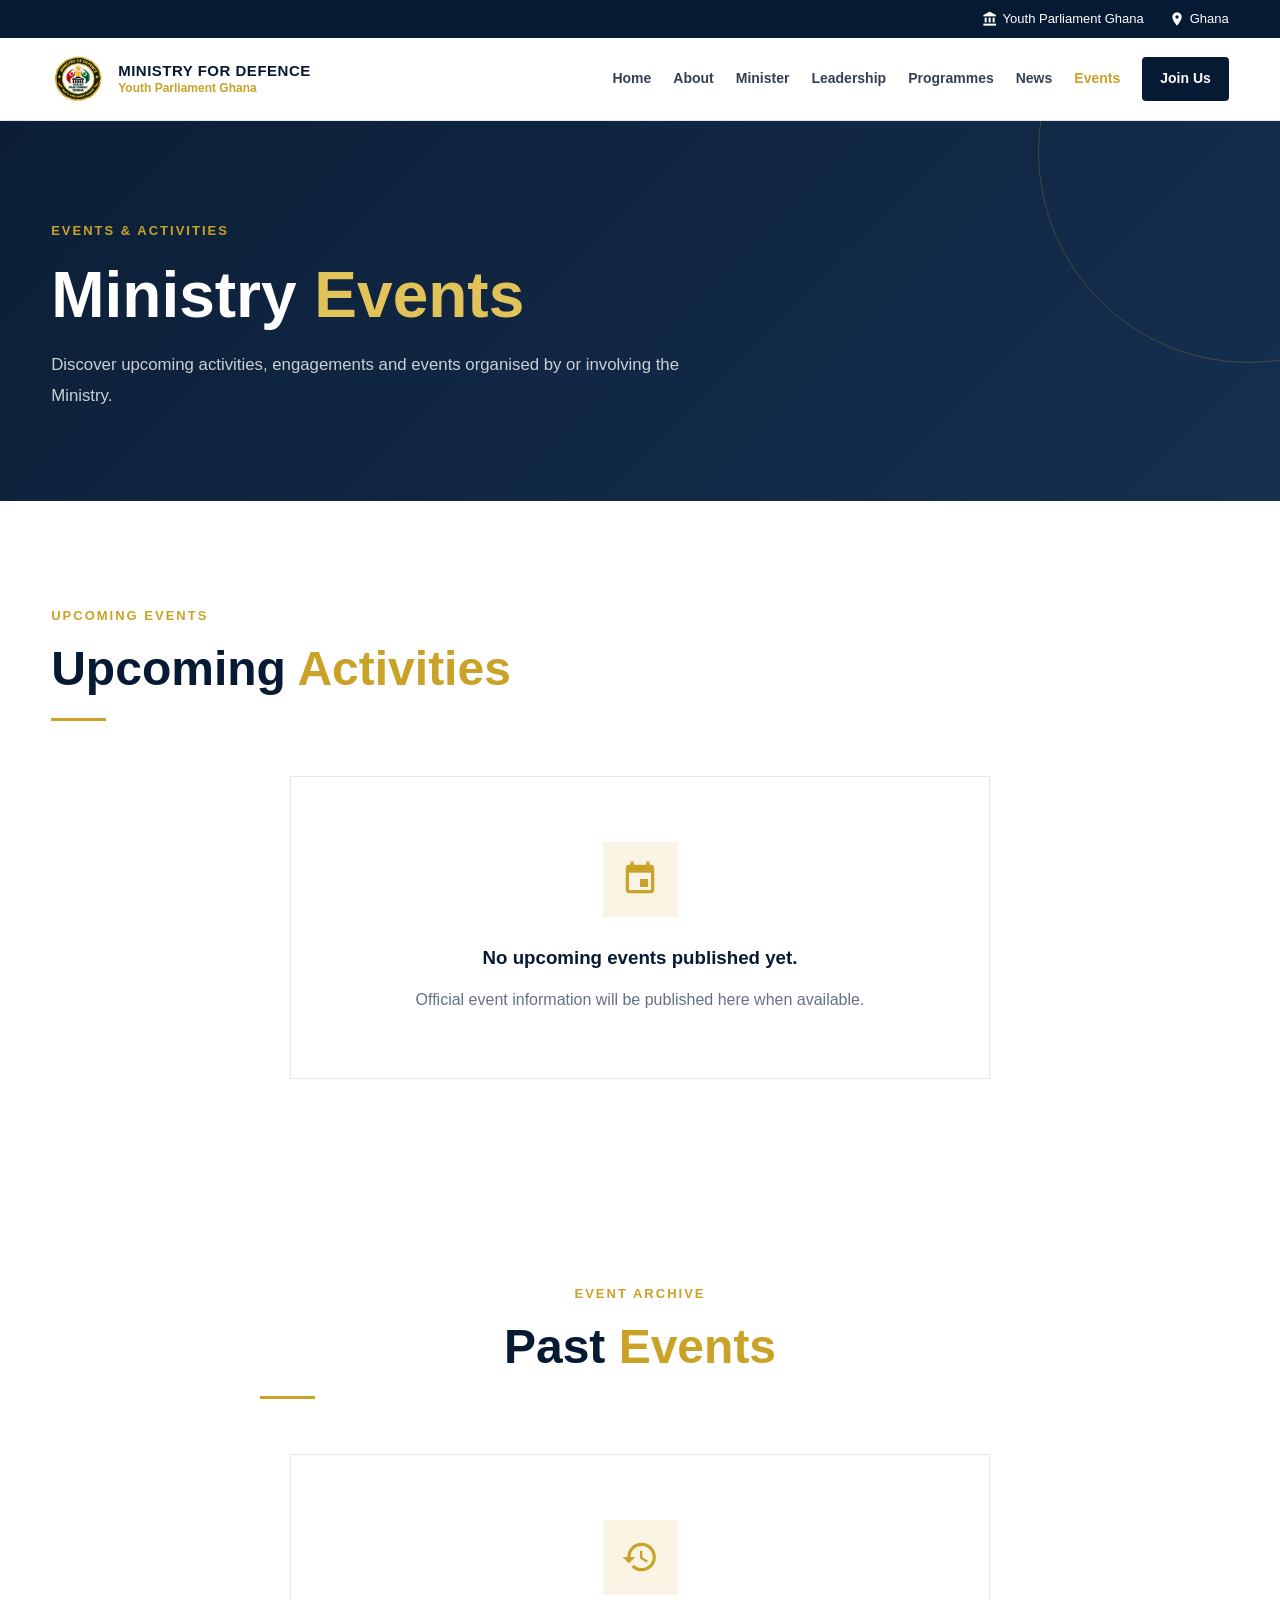
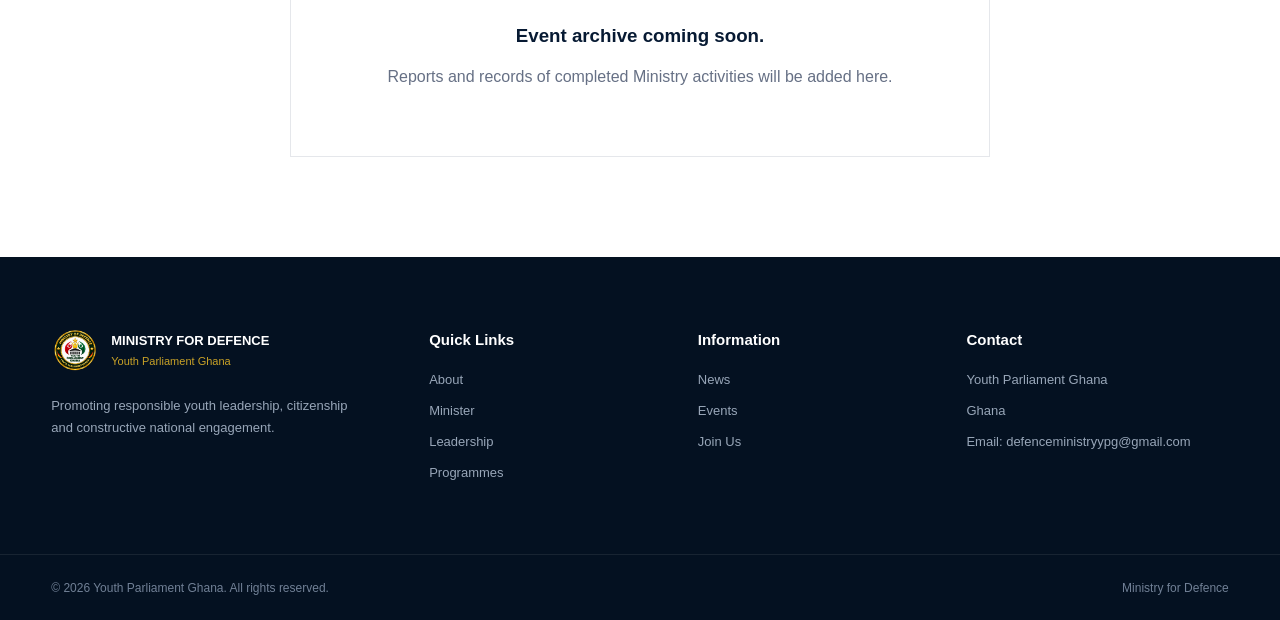
<file: events.html>
<!DOCTYPE html>
<html lang="en">
<head>
    <meta charset="UTF-8">
    <meta name="viewport" content="width=device-width, initial-scale=1.0">

    <meta name="description" content="Events - Ministry for Defence, Youth Parliament Ghana">
    <title>Events | Ministry for Defence</title>
     <!-- Favicon: Ministry for Defence logo -->
    <link rel="icon" type="image/png" href="/images/ministry.png">
    <link rel="apple-touch-icon" href="/images/ministry.png">

    <link rel="stylesheet" href="css/style.css">
    <link rel="stylesheet" href="css/styles.css">
    <link href="https://fonts.googleapis.com/icon?family=Material+Icons" rel="stylesheet">
</head>

<body>

<div class="top-bar">
    <div class="container top-bar-content">
        <span>
            <span class="material-icons">account_balance</span>
            Youth Parliament Ghana
        </span>

        <span>
            <span class="material-icons">location_on</span>
            Ghana
        </span>
    </div>
</div>


<header class="header">

    <div class="container nav-container">

        <a href="index.html" class="brand">
            <img src="images/ministry.png"
                 alt="Youth Parliament Ghana Logo"
                 class="logo">

            <div class="brand-text">
                <strong>MINISTRY FOR DEFENCE</strong>
                <span>Youth Parliament Ghana</span>
            </div>
        </a>

        <nav class="navigation">
            <a href="index.html">Home</a>
            <a href="about.html">About</a>
            <a href="minister.html">Minister</a>
            <a href="leadership.html">Leadership</a>
            <a href="programmes.html">Programmes</a>
            <a href="news.html">News</a>
            <a href="events.html" class="active">Events</a>
            
            <a href="join.html" class="nav-button">Join Us</a>
        </nav>

        <button class="menu-toggle" id="menuToggle">
            <span class="material-icons">menu</span>
        </button>

    </div>

    <div class="mobile-navigation" id="mobileNavigation">
        <a href="index.html">Home</a>
        <a href="about.html">About</a>
        <a href="minister.html">Minister</a>
        <a href="leadership.html">Leadership</a>
        <a href="programmes.html">Programmes</a>
        <a href="news.html">News</a>
        <a href="events.html" class="active">Events</a>
        
        <a href="join.html" class="mobile-join">Join Us</a>
    </div>

</header>


<section class="inner-hero">

    <div class="container">

        <span class="hero-label">EVENTS & ACTIVITIES</span>

        <h1>
            Ministry <span>Events</span>
        </h1>

        <p>
            Discover upcoming activities, engagements and events
            organised by or involving the Ministry.
        </p>

    </div>

</section>


<section class="section">

    <div class="container">

        <div class="section-heading">

            <span class="section-label">UPCOMING EVENTS</span>

            <h2>
                Upcoming <span>Activities</span>
            </h2>

            <div class="heading-line"></div>

        </div>


        <div class="events-empty">

            <div class="events-empty-icon">
                <span class="material-icons">event</span>
            </div>

            <h3>
                No upcoming events published yet.
            </h3>

            <p>
                Official event information will be published here
                when available.
            </p>

        </div>

    </div>

</section>


<section class="section events-history">

    <div class="container">

        <div class="section-heading centered">

            <span class="section-label">EVENT ARCHIVE</span>

            <h2>
                Past <span>Events</span>
            </h2>

            <div class="heading-line"></div>

        </div>


        <div class="events-empty">

            <div class="events-empty-icon">
                <span class="material-icons">history</span>
            </div>

            <h3>
                Event archive coming soon.
            </h3>

            <p>
                Reports and records of completed Ministry activities
                will be added here.
            </p>

        </div>

    </div>

</section>


<footer class="footer">

    <div class="container footer-grid">

        <div class="footer-about">

            <div class="footer-brand">
                <img src="images/ministry.png" alt="Youth Parliament Ghana">

                <div>
                    <strong>MINISTRY FOR DEFENCE</strong>
                    <span>Youth Parliament Ghana</span>
                </div>
            </div>

            <p>
                Promoting responsible youth leadership,
                citizenship and constructive national engagement.
            </p>

        </div>

        <div class="footer-column">
            <h3>Quick Links</h3>
            <a href="about.html">About</a>
            <a href="minister.html">Minister</a>
            <a href="leadership.html">Leadership</a>
            <a href="programmes.html">Programmes</a>
        </div>

        <div class="footer-column">
            <h3>Information</h3>
            <a href="news.html">News</a>
            <a href="events.html">Events</a>
            <a href="join.html">Join Us</a>
            
        </div>

        <div class="footer-column">
            <h3>Contact</h3>
            <p>Youth Parliament Ghana</p>
            <p>Ghana</p>
            <p>Email: defenceministryypg@gmail.com</p>
        </div>

    </div>

    <div class="footer-bottom">
        <div class="container">
            <p>
                © <span id="currentYear"></span>
                Youth Parliament Ghana. All rights reserved.
            </p>

            <p>Ministry for Defence</p>
        </div>
    </div>

</footer>

<script src="js/script.js"></script>

</body>
</html>
</file>
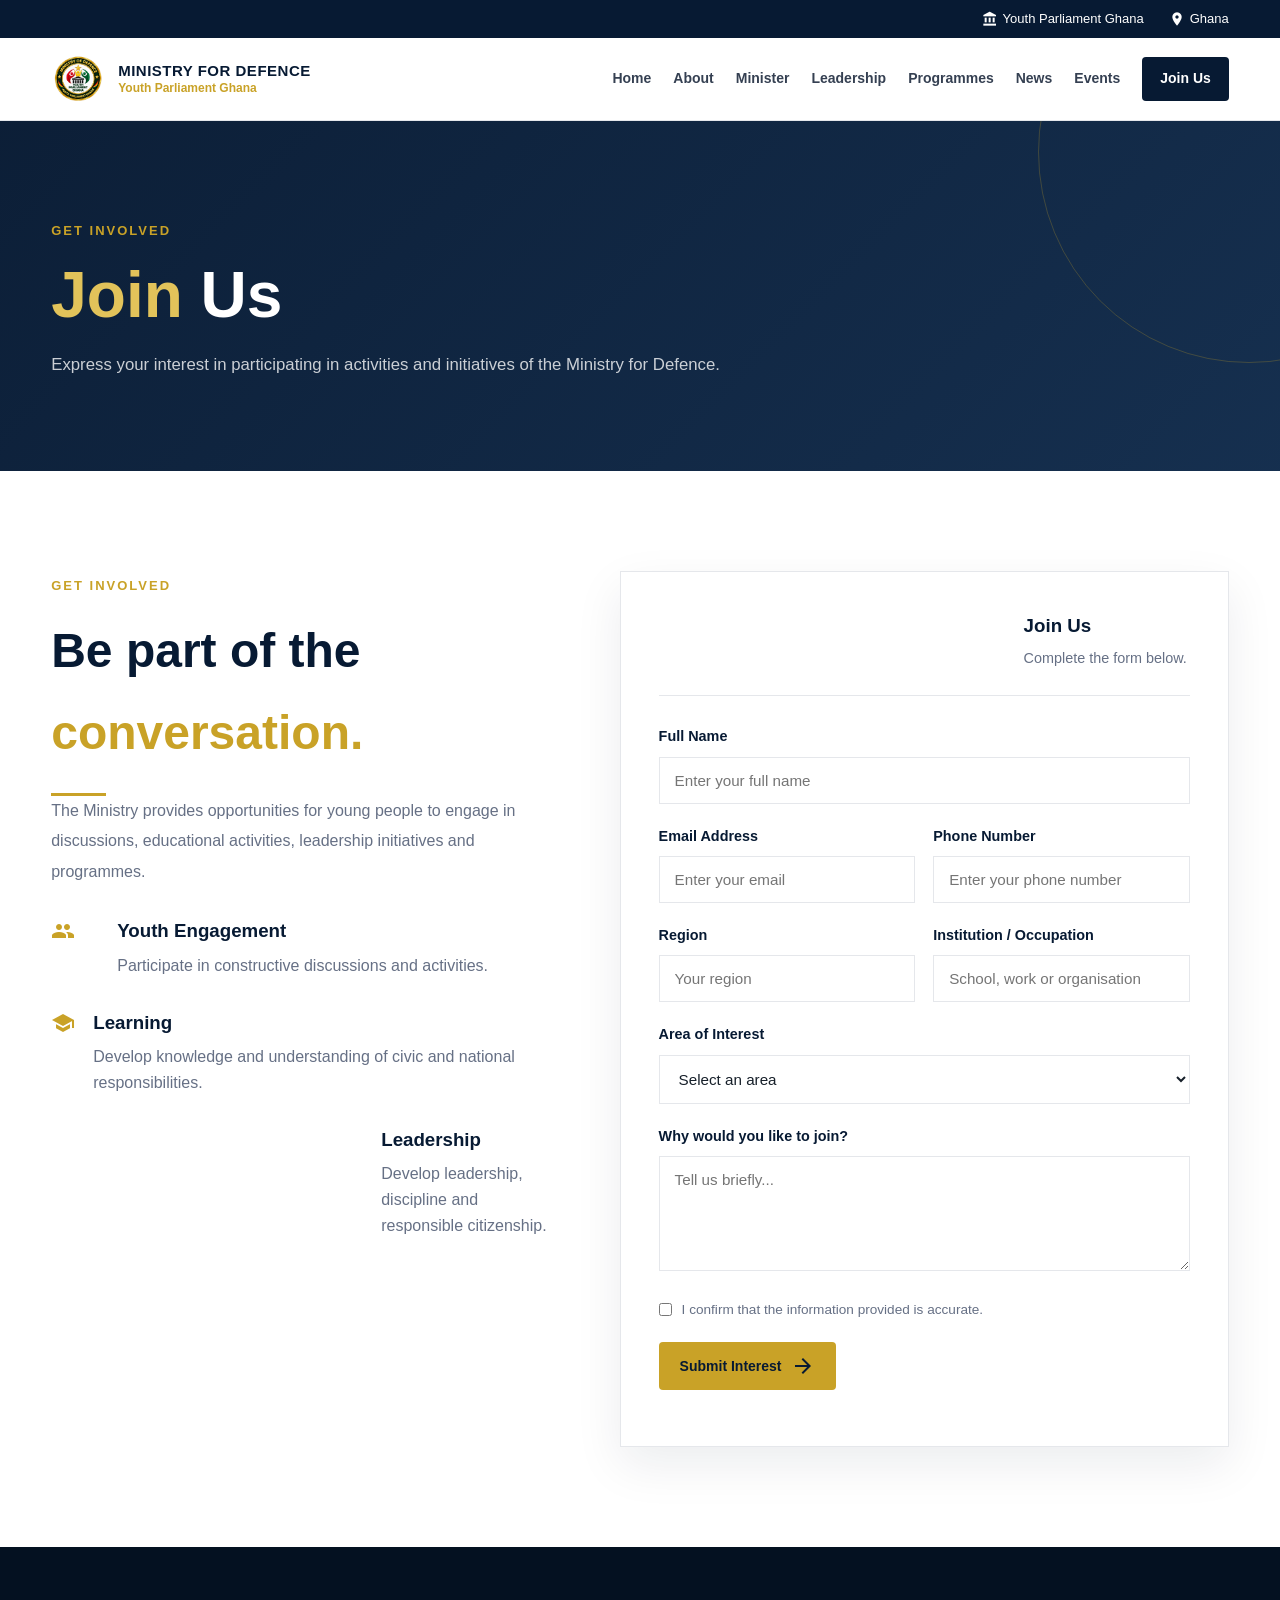
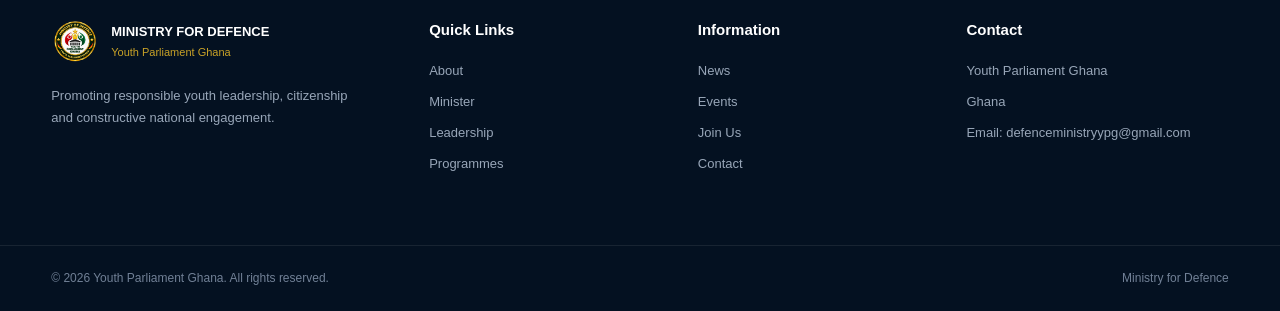
<file: join.html>
<!DOCTYPE html>
<html lang="en">
<head>
    <meta charset="UTF-8">
    <meta name="viewport" content="width=device-width, initial-scale=1.0">

    <meta name="description" content="Join the Ministry for Defence - Youth Parliament Ghana">
    <title>Join Us | Ministry for Defence</title>
     <!-- Favicon: Ministry for Defence logo -->
    <link rel="icon" type="image/png" href="/images/ministry.png">
    <link rel="apple-touch-icon" href="/images/ministry.png">

    <link rel="stylesheet" href="css/style.css">
    <link rel="stylesheet" href="css/styles.css">
    <link href="https://fonts.googleapis.com/icon?family=Material+Icons" rel="stylesheet">
</head>

<body>

<div class="top-bar">
    <div class="container top-bar-content">
        <span>
            <span class="material-icons">account_balance</span>
            Youth Parliament Ghana
        </span>

        <span>
            <span class="material-icons">location_on</span>
            Ghana
        </span>
    </div>
</div>


<header class="header">

    <div class="container nav-container">

        <a href="index.html" class="brand">
            <img src="images/ministry.png"
                 alt="Youth Parliament Ghana Logo"
                 class="logo">

            <div class="brand-text">
                <strong>MINISTRY FOR DEFENCE</strong>
                <span>Youth Parliament Ghana</span>
            </div>
        </a>

        <nav class="navigation">
            <a href="index.html">Home</a>
            <a href="about.html">About</a>
            <a href="minister.html">Minister</a>
            <a href="leadership.html">Leadership</a>
            <a href="programmes.html">Programmes</a>
            <a href="news.html">News</a>
            <a href="events.html">Events</a>
            
            <a href="join.html" class="nav-button active">Join Us</a>
        </nav>

        <button class="menu-toggle" id="menuToggle">
            <span class="material-icons">menu</span>
        </button>

    </div>

    <div class="mobile-navigation" id="mobileNavigation">
        <a href="index.html">Home</a>
        <a href="about.html">About</a>
        <a href="minister.html">Minister</a>
        <a href="leadership.html">Leadership</a>
        <a href="programmes.html">Programmes</a>
        <a href="news.html">News</a>
        <a href="events.html">Events</a>
        
        <a href="join.html" class="mobile-join">Join Us</a>
    </div>

</header>


<section class="inner-hero">

    <div class="container">

        <span class="hero-label">GET INVOLVED</span>

        <h1>
            <span>Join</span> Us
        </h1>

        <p>
            Express your interest in participating in activities
            and initiatives of the Ministry for Defence.
        </p>

    </div>

</section>


<section class="section">

    <div class="container">

        <div class="join-page-grid">

            <div class="join-information">

                <span class="section-label">
                    GET INVOLVED
                </span>

                <h2>
                    Be part of the
                    <span>conversation.</span>
                </h2>

                <div class="heading-line"></div>

                <p>
                    The Ministry provides opportunities for young people
                    to engage in discussions, educational activities,
                    leadership initiatives and programmes.
                </p>

                <div class="join-benefit">

                    <span class="material-icons">
                        groups
                    </span>

                    <div>
                        <h3>Youth Engagement</h3>
                        <p>
                            Participate in constructive discussions
                            and activities.
                        </p>
                    </div>

                </div>


                <div class="join-benefit">

                    <span class="material-icons">
                        school
                    </span>

                    <div>
                        <h3>Learning</h3>
                        <p>
                            Develop knowledge and understanding of
                            civic and national responsibilities.
                        </p>
                    </div>

                </div>


                <div class="join-benefit">

                    <span class="material-icons">
                        military_tech
                    </span>

                    <div>
                        <h3>Leadership</h3>
                        <p>
                            Develop leadership, discipline and
                            responsible citizenship.
                        </p>
                    </div>

                </div>

            </div>


            <div class="join-form-card">

                <div class="form-header">

                    <span class="material-icons">
                        how_to_reg
                    </span>

                    <div>
                        <h3>Join Us</h3>
                        <p>Complete the form below.</p>
                    </div>

                </div>


                <form class="demo-form">

                    <div class="form-group">

                        <label for="fullName">
                            Full Name
                        </label>

                        <input
                            type="text"
                            id="fullName"
                            name="fullName"
                            placeholder="Enter your full name"
                            required>

                    </div>


                    <div class="form-row">

                        <div class="form-group">

                            <label for="email">
                                Email Address
                            </label>

                            <input
                                type="email"
                                id="email"
                                name="email"
                                placeholder="Enter your email"
                                required>

                        </div>


                        <div class="form-group">

                            <label for="phone">
                                Phone Number
                            </label>

                            <input
                                type="tel"
                                id="phone"
                                name="phone"
                                placeholder="Enter your phone number"
                                required>

                        </div>

                    </div>


                    <div class="form-row">

                        <div class="form-group">

                            <label for="region">
                                Region
                            </label>

                            <input
                                type="text"
                                id="region"
                                name="region"
                                placeholder="Your region">

                        </div>


                        <div class="form-group">

                            <label for="occupation">
                                Institution / Occupation
                            </label>

                            <input
                                type="text"
                                id="occupation"
                                name="occupation"
                                placeholder="School, work or organisation">

                        </div>

                    </div>


                    <div class="form-group">

                        <label for="interest">
                            Area of Interest
                        </label>

                        <select id="interest" name="interest" required>

                            <option value="">
                                Select an area
                            </option>

                            <option value="defence">
                                Defence Awareness
                            </option>

                            <option value="leadership">
                                Leadership Development
                            </option>

                            <option value="youth">
                                Youth Engagement
                            </option>

                            <option value="national-service">
                                National Service
                            </option>

                            <option value="other">
                                Other
                            </option>

                        </select>

                    </div>


                    <div class="form-group">

                        <label for="message">
                            Why would you like to join?
                        </label>

                        <textarea
                            id="message"
                            name="message"
                            rows="5"
                            placeholder="Tell us briefly..."></textarea>

                    </div>


                    <label class="checkbox-label">

                        <input
                            type="checkbox"
                            required>

                        <span>
                            I confirm that the information provided
                            is accurate.
                        </span>

                    </label>


                    <button type="submit" class="btn btn-primary form-submit">

                        Submit Interest

                        <span class="material-icons">
                            arrow_forward
                        </span>

                    </button>


                    <div class="form-status"></div>

                </form>

            </div>

        </div>

    </div>

</section>


<footer class="footer">

    <div class="container footer-grid">

        <div class="footer-about">

            <div class="footer-brand">
                <img src="images/ministry.png" alt="Youth Parliament Ghana">

                <div>
                    <strong>MINISTRY FOR DEFENCE</strong>
                    <span>Youth Parliament Ghana</span>
                </div>
            </div>

            <p>
                Promoting responsible youth leadership,
                citizenship and constructive national engagement.
            </p>

        </div>

        <div class="footer-column">
            <h3>Quick Links</h3>
            <a href="about.html">About</a>
            <a href="minister.html">Minister</a>
            <a href="leadership.html">Leadership</a>
            <a href="programmes.html">Programmes</a>
        </div>

        <div class="footer-column">
            <h3>Information</h3>
            <a href="news.html">News</a>
            <a href="events.html">Events</a>
            <a href="join.html">Join Us</a>
            <a href="contact.html">Contact</a>
        </div>

        <div class="footer-column">
            <h3>Contact</h3>
            <p>Youth Parliament Ghana</p>
            <p>Ghana</p>
            <p>Email: defenceministryypg@gmail.com</p>
        </div>

    </div>

    <div class="footer-bottom">
        <div class="container">
            <p>
                © <span id="currentYear"></span>
                Youth Parliament Ghana. All rights reserved.
            </p>

            <p>Ministry for Defence</p>
        </div>
    </div>

</footer>

<script src="js/script.js"></script>

</body>
</html>
</file>
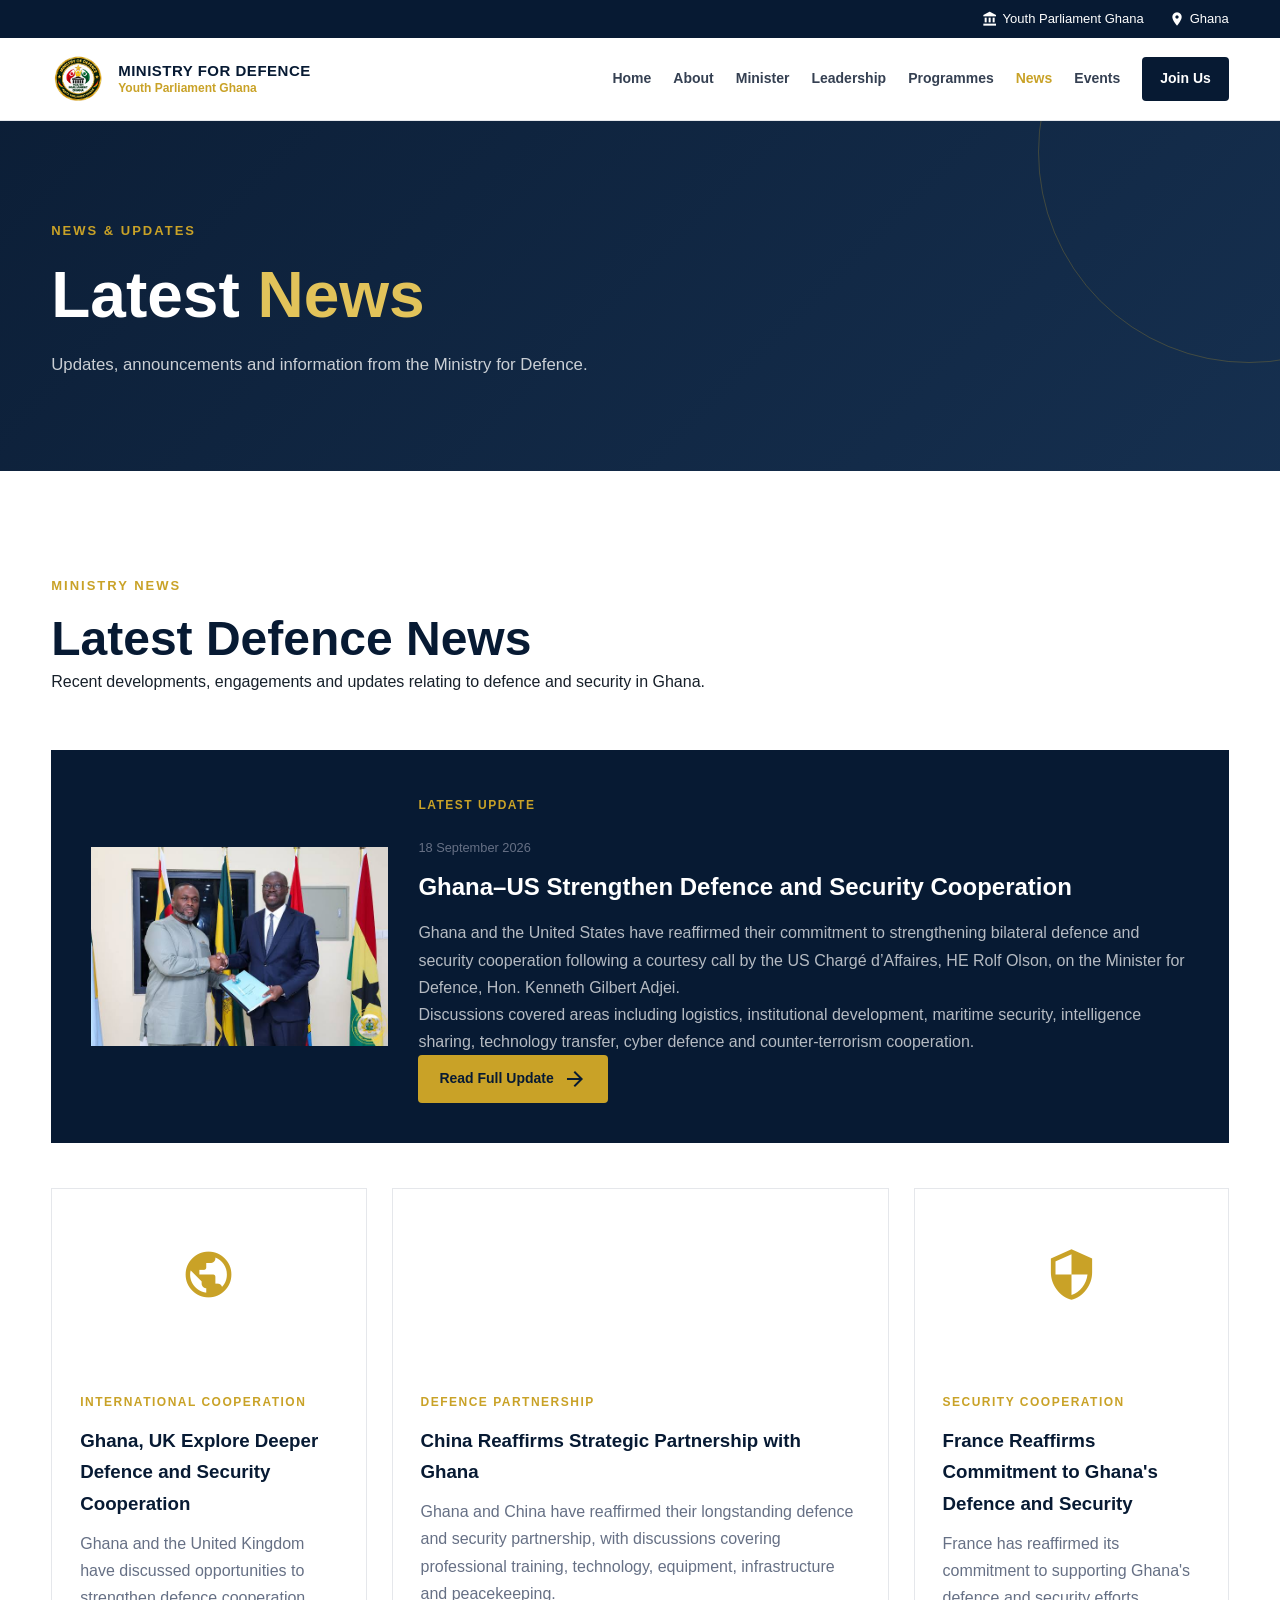
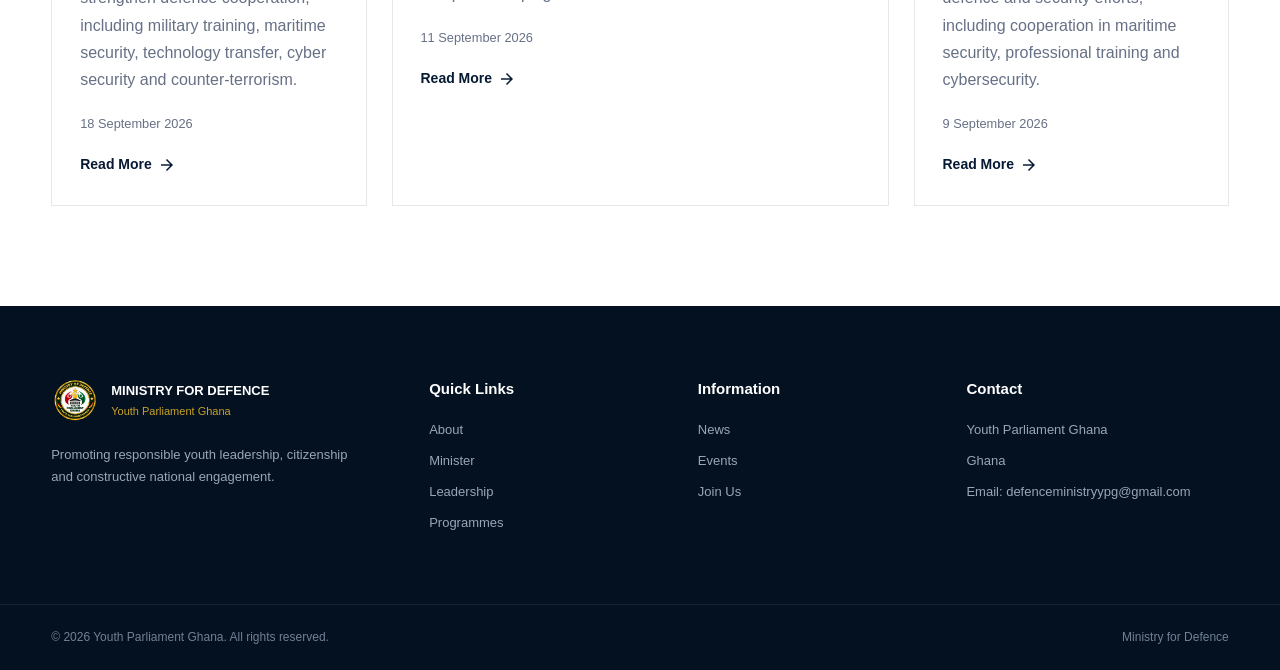
<file: news.html>
<!DOCTYPE html>
<html lang="en">
<head>
    <meta charset="UTF-8">
    <meta name="viewport" content="width=device-width, initial-scale=1.0">

    <meta name="description" content="News and updates - Ministry for Defence, Youth Parliament Ghana">
    <title>News | Ministry for Defence</title>
     <!-- Favicon: Ministry for Defence logo -->
    <link rel="icon" type="image/png" href="/images/ministry.png">
    <link rel="apple-touch-icon" href="/images/ministry.png">

    <link rel="stylesheet" href="css/style.css">
     <link rel="stylesheet" href="css/styles.css">
    <link href="https://fonts.googleapis.com/icon?family=Material+Icons" rel="stylesheet">
</head>

<body>

<div class="top-bar">
    <div class="container top-bar-content">
        <span>
            <span class="material-icons">account_balance</span>
            Youth Parliament Ghana
        </span>

        <span>
            <span class="material-icons">location_on</span>
            Ghana
        </span>
    </div>
</div>


<header class="header">

    <div class="container nav-container">

        <a href="index.html" class="brand">
            <img src="images/ministry.png"
                 alt="Youth Parliament Ghana Logo"
                 class="logo">

            <div class="brand-text">
                <strong>MINISTRY FOR DEFENCE</strong>
                <span>Youth Parliament Ghana</span>
            </div>
        </a>

        <nav class="navigation">
            <a href="index.html">Home</a>
            <a href="about.html">About</a>
            <a href="minister.html">Minister</a>
            <a href="leadership.html">Leadership</a>
            <a href="programmes.html">Programmes</a>
            <a href="news.html" class="active">News</a>
            <a href="events.html">Events</a>
        
            <a href="join.html" class="nav-button">Join Us</a>
        </nav>

        <button class="menu-toggle" id="menuToggle">
            <span class="material-icons">menu</span>
        </button>

    </div>

    <div class="mobile-navigation" id="mobileNavigation">
        <a href="index.html">Home</a>
        <a href="about.html">About</a>
        <a href="minister.html">Minister</a>
        <a href="leadership.html">Leadership</a>
        <a href="programmes.html">Programmes</a>
        <a href="news.html" class="active">News</a>
        <a href="events.html">Events</a>
    
        <a href="join.html" class="mobile-join">Join Us</a>
    </div>

</header>


<section class="inner-hero">

    <div class="container">

        <span class="hero-label">NEWS & UPDATES</span>

        <h1>
            Latest <span>News</span>
        </h1>

        <p>
            Updates, announcements and information from the
            Ministry for Defence.
        </p>

    </div>

</section>

<section class="section">
    <div class="container">

        <div class="section-heading">
            <span class="section-label">MINISTRY NEWS</span>
            <h2>Latest Defence News</h2>
            <span class="heading-line"></span>
            <p>
                Recent developments, engagements and updates
                relating to defence and security in Ghana.
            </p>
        </div>

        <!-- Featured Latest News -->
        <div class="news-featured latest-update">

            <div class="news-featured-image">
                <img src="images/images.jpg"
                     alt="Ghana and United States defence cooperation">
            </div>

            <div class="news-featured-content">

                <span class="news-label">LATEST UPDATE</span>

                <span class="news-date">
                    18 September 2026
                </span>

                <h3>
                    Ghana–US Strengthen Defence and Security Cooperation
                </h3>

                <p>
                    Ghana and the United States have reaffirmed their
                    commitment to strengthening bilateral defence and
                    security cooperation following a courtesy call by
                    the US Chargé d’Affaires, HE Rolf Olson, on the
                    Minister for Defence, Hon. Kenneth Gilbert Adjei.
                </p>

                <p>
                    Discussions covered areas including logistics,
                    institutional development, maritime security,
                    intelligence sharing, technology transfer,
                    cyber defence and counter-terrorism cooperation.
                </p>

                <a href="https://mod.gov.gh/us-charge-daffaires-pays-courtesy-call-on-defence-minister-to-reaffirm-bilateral-security-cooperation/"
                   class="btn btn-primary"
                   target="_blank"
                   rel="noopener noreferrer">
                    Read Full Update
                    <span class="material-icons">arrow_forward</span>
                </a>

            </div>

        </div>


        <!-- News Cards -->
        <div class="news-grid">

            <!-- Ghana - UK -->
            <article class="news-card">

                <div class="news-card-top">
                    <span class="material-icons">
                        public
                    </span>
                </div>

                <div class="news-card-body">

                    <span class="news-label">
                        INTERNATIONAL COOPERATION
                    </span>

                    <h3>
                        Ghana, UK Explore Deeper Defence and Security Cooperation
                    </h3>

                    <p>
                        Ghana and the United Kingdom have discussed
                        opportunities to strengthen defence cooperation,
                        including military training, maritime security,
                        technology transfer, cyber security and
                        counter-terrorism.
                    </p>

                    <span class="news-date">
                        18 September 2026
                    </span>

                    <a href="https://mod.gov.gh/ghana-uk-explore-deeper-defence-and-security-cooperation/"
                       target="_blank"
                       rel="noopener noreferrer"
                       class="news-link">
                        Read More
                        <span class="material-icons">
                            arrow_forward
                        </span>
                    </a>

                </div>

            </article>


            <!-- China - Ghana -->
            <article class="news-card">

                <div class="news-card-top">
                    <span class="material-icons">
                        handshake
                    </span>
                </div>

                <div class="news-card-body">

                    <span class="news-label">
                        DEFENCE PARTNERSHIP
                    </span>

                    <h3>
                        China Reaffirms Strategic Partnership with Ghana
                    </h3>

                    <p>
                        Ghana and China have reaffirmed their longstanding
                        defence and security partnership, with discussions
                        covering professional training, technology,
                        equipment, infrastructure and peacekeeping.
                    </p>

                    <span class="news-date">
                        11 September 2026
                    </span>

                    <a href="https://mod.gov.gh/china-reaffirms-strategic-partnership-with-ghana-in-defence-and-security/"
                       target="_blank"
                       rel="noopener noreferrer"
                       class="news-link">
                        Read More
                        <span class="material-icons">
                            arrow_forward
                        </span>
                    </a>

                </div>

            </article>


            <!-- France - Ghana -->
            <article class="news-card">

                <div class="news-card-top">
                    <span class="material-icons">
                        security
                    </span>
                </div>

                <div class="news-card-body">

                    <span class="news-label">
                        SECURITY COOPERATION
                    </span>

                    <h3>
                        France Reaffirms Commitment to Ghana's Defence and Security
                    </h3>

                    <p>
                        France has reaffirmed its commitment to supporting
                        Ghana's defence and security efforts, including
                        cooperation in maritime security, professional
                        training and cybersecurity.
                    </p>

                    <span class="news-date">
                        9 September 2026
                    </span>

                    <a href="https://mod.gov.gh/france-reaffirms-commitment-to-ghanas-defence-and-security-efforts/"
                       target="_blank"
                       rel="noopener noreferrer"
                       class="news-link">
                        Read More
                        <span class="material-icons">
                            arrow_forward
                        </span>
                    </a>

                </div>

            </article>

        </div>

    </div>
</section>

<footer class="footer">

    <div class="container footer-grid">

        <div class="footer-about">

            <div class="footer-brand">
                <img src="images/ministry.png" alt="Youth Parliament Ghana">

                <div>
                    <strong>MINISTRY FOR DEFENCE</strong>
                    <span>Youth Parliament Ghana</span>
                </div>
            </div>

            <p>
                Promoting responsible youth leadership,
                citizenship and constructive national engagement.
            </p>

        </div>

        <div class="footer-column">
            <h3>Quick Links</h3>
            <a href="about.html">About</a>
            <a href="minister.html">Minister</a>
            <a href="leadership.html">Leadership</a>
            <a href="programmes.html">Programmes</a>
        </div>

        <div class="footer-column">
            <h3>Information</h3>
            <a href="news.html">News</a>
            <a href="events.html">Events</a>
            <a href="join.html">Join Us</a>
        
        </div>

        <div class="footer-column">
            <h3>Contact</h3>
            <p>Youth Parliament Ghana</p>
            <p>Ghana</p>
            <p>Email: defenceministryypg@gmail.com</p>
        </div>

    </div>

    <div class="footer-bottom">
        <div class="container">
            <p>
                © <span id="currentYear"></span>
                Youth Parliament Ghana. All rights reserved.
            </p>

            <p>Ministry for Defence</p>
        </div>
    </div>

</footer>

<script src="js/script.js"></script>

</body>
</html>
</file>
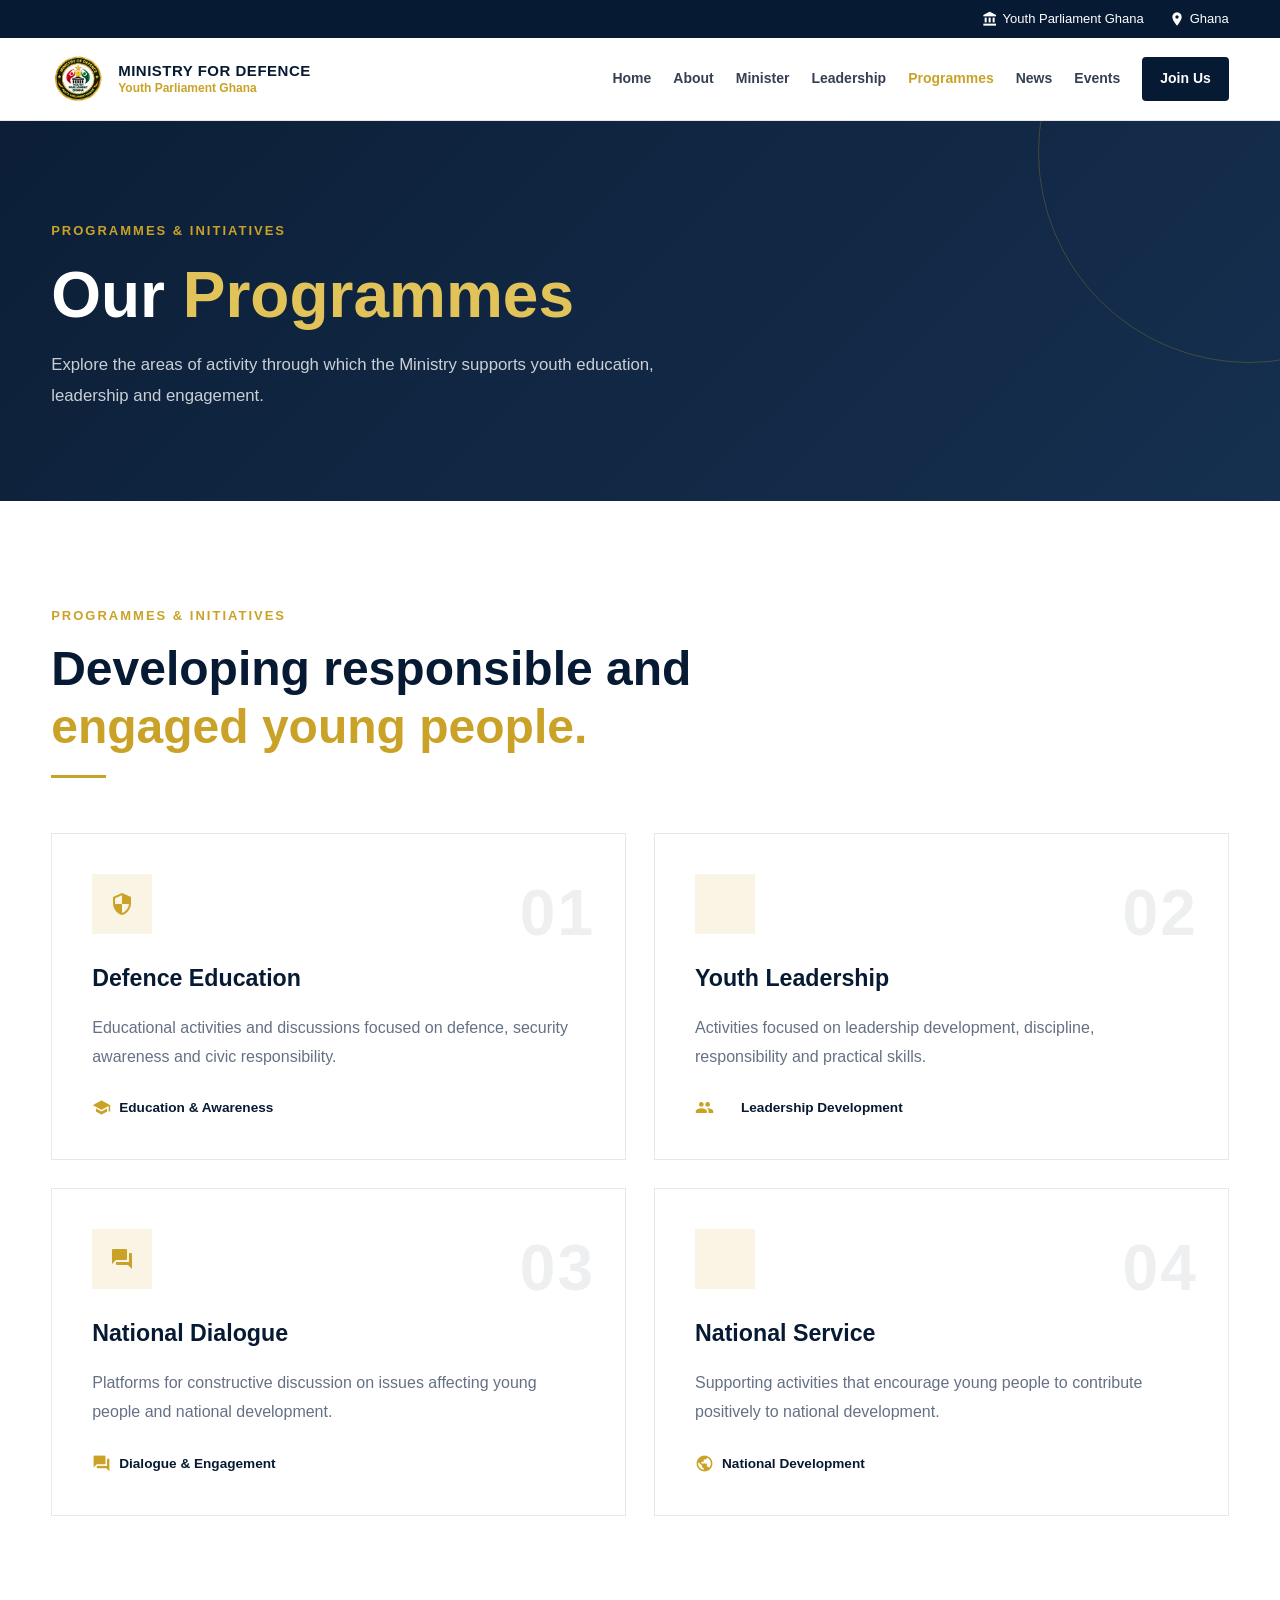
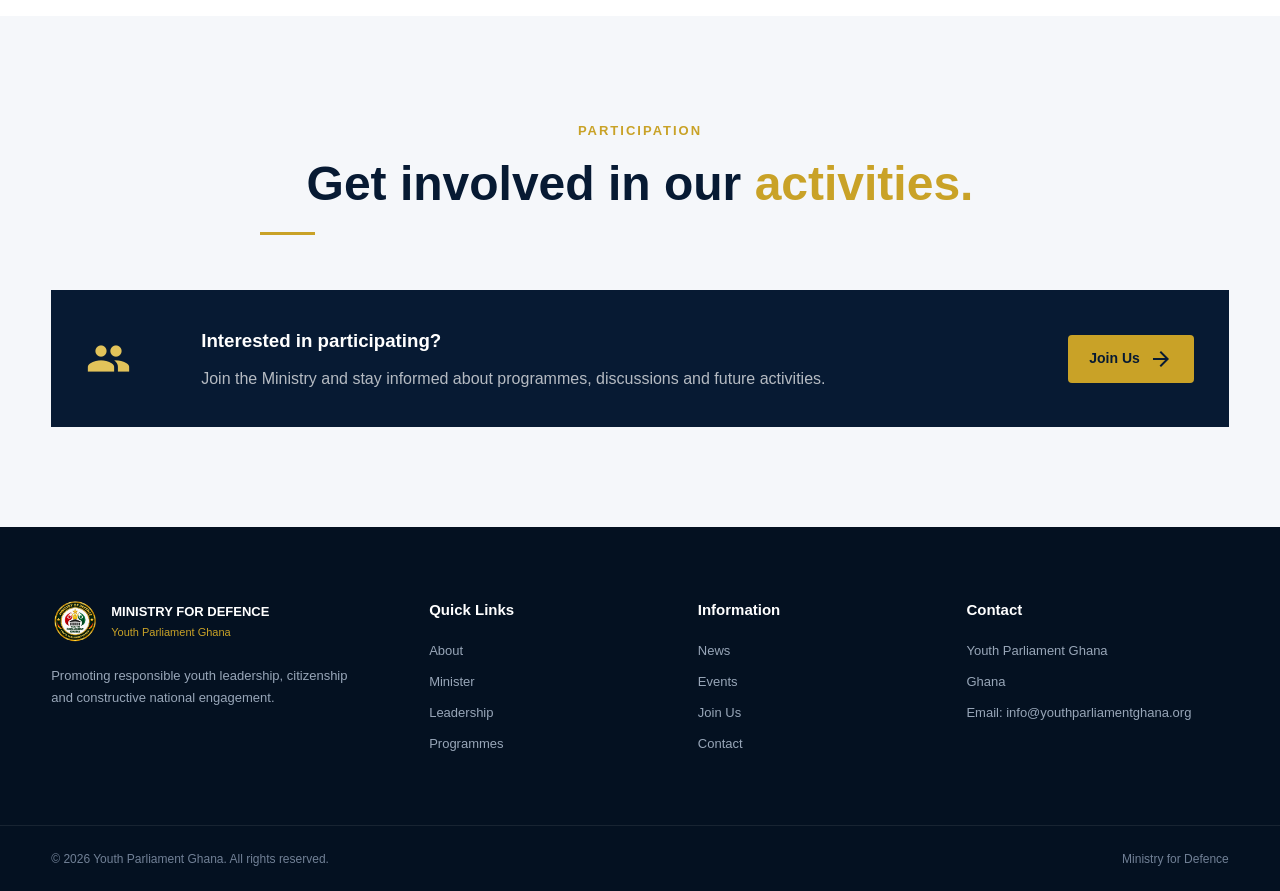
<file: programmes.html>
<!DOCTYPE html>
<html lang="en">
<head>
    <meta charset="UTF-8">
    <meta name="viewport" content="width=device-width, initial-scale=1.0">

    <meta name="description" content="Programmes and initiatives of the Ministry for Defence - Youth Parliament Ghana">
    <title>Programmes | Ministry for Defence</title>
     <!-- Favicon: Ministry for Defence logo -->
    <link rel="icon" type="image/png" href="/images/ministry.png">
    <link rel="apple-touch-icon" href="/images/ministry.png">

    <link rel="stylesheet" href="css/style.css">
    <link rel="stylesheet" href="css/styles.css">
    <link href="https://fonts.googleapis.com/icon?family=Material+Icons" rel="stylesheet">
</head>

<body>

<div class="top-bar">
    <div class="container top-bar-content">
        <span>
            <span class="material-icons">account_balance</span>
            Youth Parliament Ghana
        </span>

        <span>
            <span class="material-icons">location_on</span>
            Ghana
        </span>
    </div>
</div>


<header class="header">

    <div class="container nav-container">

        <a href="index.html" class="brand">
            <img src="images/ministry.png"
                 alt="Youth Parliament Ghana Logo"
                 class="logo">

            <div class="brand-text">
                <strong>MINISTRY FOR DEFENCE</strong>
                <span>Youth Parliament Ghana</span>
            </div>
        </a>

        <nav class="navigation">
            <a href="index.html">Home</a>
            <a href="about.html">About</a>
            <a href="minister.html">Minister</a>
            <a href="leadership.html">Leadership</a>
            <a href="programmes.html" class="active">Programmes</a>
            <a href="news.html">News</a>
            <a href="events.html">Events</a>
        
            <a href="join.html" class="nav-button">Join Us</a>
        </nav>

        <button class="menu-toggle" id="menuToggle">
            <span class="material-icons">menu</span>
        </button>

    </div>

    <div class="mobile-navigation" id="mobileNavigation">
        <a href="index.html">Home</a>
        <a href="about.html">About</a>
        <a href="minister.html">Minister</a>
        <a href="leadership.html">Leadership</a>
        <a href="programmes.html" class="active">Programmes</a>
        <a href="news.html">News</a>
        <a href="events.html">Events</a>
    
        <a href="join.html" class="mobile-join">Join Us</a>
    </div>

</header>


<section class="inner-hero">

    <div class="container">

        <span class="hero-label">PROGRAMMES & INITIATIVES</span>

        <h1>
            Our <span>Programmes</span>
        </h1>

        <p>
            Explore the areas of activity through which the Ministry
            supports youth education, leadership and engagement.
        </p>

    </div>

</section>


<section class="section">

    <div class="container">

        <div class="section-heading">

            <span class="section-label">
                PROGRAMMES & INITIATIVES
            </span>

            <h2>
                Developing responsible and
                <span>engaged young people.</span>
            </h2>

            <div class="heading-line"></div>

        </div>


        <div class="programme-page-grid">

            <article class="programme-large-card">

                <div class="programme-icon">
                    <span class="material-icons">security</span>
                </div>

                <span class="programme-number">01</span>

                <h3>Defence Education</h3>

                <p>
                    Educational activities and discussions focused on
                    defence, security awareness and civic responsibility.
                </p>

                <div class="programme-meta">
                    <span class="material-icons">school</span>
                    Education & Awareness
                </div>

            </article>


            <article class="programme-large-card">

                <div class="programme-icon">
                    <span class="material-icons">military_tech</span>
                </div>

                <span class="programme-number">02</span>

                <h3>Youth Leadership</h3>

                <p>
                    Activities focused on leadership development,
                    discipline, responsibility and practical skills.
                </p>

                <div class="programme-meta">
                    <span class="material-icons">groups</span>
                    Leadership Development
                </div>

            </article>


            <article class="programme-large-card">

                <div class="programme-icon">
                    <span class="material-icons">forum</span>
                </div>

                <span class="programme-number">03</span>

                <h3>National Dialogue</h3>

                <p>
                    Platforms for constructive discussion on issues
                    affecting young people and national development.
                </p>

                <div class="programme-meta">
                    <span class="material-icons">forum</span>
                    Dialogue & Engagement
                </div>

            </article>


            <article class="programme-large-card">

                <div class="programme-icon">
                    <span class="material-icons">volunteer_activism</span>
                </div>

                <span class="programme-number">04</span>

                <h3>National Service</h3>

                <p>
                    Supporting activities that encourage young people
                    to contribute positively to national development.
                </p>

                <div class="programme-meta">
                    <span class="material-icons">public</span>
                    National Development
                </div>

            </article>

        </div>

    </div>

</section>


<section class="section programmes-section">

    <div class="container">

        <div class="section-heading centered">

            <span class="section-label">PARTICIPATION</span>

            <h2>
                Get involved in our <span>activities.</span>
            </h2>

            <div class="heading-line"></div>

        </div>

        <div class="programme-bottom-box">

            <span class="material-icons">groups</span>

            <div>
                <h3>Interested in participating?</h3>

                <p>
                    Join the Ministry and stay informed about programmes,
                    discussions and future activities.
                </p>
            </div>

            <a href="join.html" class="btn btn-primary">
                Join Us
                <span class="material-icons">arrow_forward</span>
            </a>

        </div>

    </div>

</section>


<footer class="footer">

    <div class="container footer-grid">

        <div class="footer-about">

            <div class="footer-brand">
                <img src="images/ministry.png" alt="Youth Parliament Ghana">

                <div>
                    <strong>MINISTRY FOR DEFENCE</strong>
                    <span>Youth Parliament Ghana</span>
                </div>
            </div>

            <p>
                Promoting responsible youth leadership,
                citizenship and constructive national engagement.
            </p>

        </div>

        <div class="footer-column">
            <h3>Quick Links</h3>
            <a href="about.html">About</a>
            <a href="minister.html">Minister</a>
            <a href="leadership.html">Leadership</a>
            <a href="programmes.html">Programmes</a>
        </div>

        <div class="footer-column">
            <h3>Information</h3>
            <a href="news.html">News</a>
            <a href="events.html">Events</a>
            <a href="join.html">Join Us</a>
            <a href="contact.html">Contact</a>
        </div>

        <div class="footer-column">
            <h3>Contact</h3>
            <p>Youth Parliament Ghana</p>
            <p>Ghana</p>
            <p>Email: info@youthparliamentghana.org</p>
        </div>

    </div>

    <div class="footer-bottom">
        <div class="container">
            <p>
                © <span id="currentYear"></span>
                Youth Parliament Ghana. All rights reserved.
            </p>

            <p>Ministry for Defence</p>
        </div>
    </div>

</footer>

<script src="js/script.js"></script>

</body>
</html>
</file>
<file: css/style.css>
/* =========================================
RESET
========================================= */

* {
  margin: 0;
  padding: 0;
  box-sizing: border-box;
  }

html {
scroll-behavior: smooth;
}

body {
font-family: Arial, Helvetica, sans-serif;
color: #17202a;
background: #ffffff;
line-height: 1.7;
}

img {
max-width: 100%;
display: block;
}

a {
text-decoration: none;
color: inherit;
}

button {
font-family: inherit;
}

/* =========================================
VARIABLES
========================================= */

:root {
--navy: #071a33;
--navy-light: #0d294d;
--gold: #c9a227;
--gold-light: #e2c35a;
--white: #ffffff;
--light: #f5f7fa;
--text: #17202a;
--muted: #667085;
--border: #e5e7eb;
}

/* =========================================
CONTAINER
========================================= */

.container {
width: min(1180px, 92%);
margin: auto;
}

/* =========================================
TOP BAR
========================================= */

.top-bar {
background: var(--navy);
color: #ffffff;
font-size: 13px;
}

.top-bar-content {
min-height: 38px;
display: flex;
align-items: center;
justify-content: flex-end;
gap: 25px;
}

.top-bar span {
display: flex;
align-items: center;
gap: 5px;
}

.top-bar .material-icons {
font-size: 16px;
}

/* =========================================
HEADER
========================================= */

.header {
background: #ffffff;
position: sticky;
top: 0;
z-index: 1000;
border-bottom: 1px solid var(--border);
}

.nav-container {
min-height: 82px;
display: flex;
align-items: center;
justify-content: space-between;
}

.brand {
display: flex;
align-items: center;
gap: 13px;
}

.logo {
width: 54px;
height: 54px;
object-fit: contain;
}

.brand-text {
display: flex;
flex-direction: column;
line-height: 1.25;
}

.brand-text strong {
font-size: 15px;
color: var(--navy);
letter-spacing: .5px;
}

.brand-text span {
font-size: 12px;
color: var(--gold);
font-weight: 600;
}

/* =========================================
NAVIGATION
========================================= */

.navigation {
display: flex;
align-items: center;
gap: 22px;
}

.navigation > a {
font-size: 14px;
font-weight: 600;
color: #354052;
transition: .25s ease;
}

.navigation > a:hover,
.navigation > a.active {
color: var(--gold);
}

.nav-button {
background: var(--navy);
color: #ffffff !important;
padding: 10px 18px;
border-radius: 4px;
}

.nav-button:hover {
background: var(--gold);
}

/* =========================================
MOBILE MENU
========================================= */

.menu-toggle {
display: none;
border: 0;
background: transparent;
cursor: pointer;
color: var(--navy);
}

.mobile-navigation {
display: none;
}

/* =========================================
HERO
========================================= */

.hero {
min-height: 690px;
position: relative;
display: flex;
align-items: center;
background:
linear-gradient(
90deg,
rgba(3, 18, 37, .96),
rgba(3, 18, 37, .72),
rgba(3, 18, 37, .30)
),
url("../images/back.jpg") center/cover no-repeat;
color: #ffffff;
}

.hero-content {
position: relative;
z-index: 2;
}

.hero-text {
max-width: 700px;
}

.hero-label,
.section-label {
color: var(--gold);
font-size: 13px;
font-weight: 700;
letter-spacing: 2px;
}

.hero h1 {
font-size: clamp(48px, 7vw, 82px);
line-height: 1.05;
margin: 18px 0 25px;
font-weight: 800;
}

.hero h1 span {
display: block;
color: var(--gold-light);
}

.hero p {
max-width: 620px;
font-size: 18px;
color: #e8edf4;
}

.hero-buttons {
margin-top: 35px;
display: flex;
gap: 14px;
flex-wrap: wrap;
}

.btn {
min-height: 48px;
padding: 0 21px;
display: inline-flex;
align-items: center;
justify-content: center;
gap: 9px;
font-weight: 700;
font-size: 14px;
border-radius: 4px;
transition: .25s ease;
}

.btn-primary {
background: var(--gold);
color: var(--navy);
}

.btn-primary:hover {
background: var(--gold-light);
transform: translateY(-2px);
}

.btn-outline {
border: 1px solid rgba(255,255,255,.6);
color: #ffffff;
}

.btn-outline:hover {
background: #ffffff;
color: var(--navy);
}

.btn-light {
background: #ffffff;
color: var(--navy);
}

.hero-scroll {
position: absolute;
bottom: 25px;
left: 50%;
transform: translateX(-50%);
display: flex;
flex-direction: column;
align-items: center;
font-size: 11px;
letter-spacing: 1px;
text-transform: uppercase;
opacity: .8;
}

/* =========================================
GENERAL SECTIONS
========================================= */

.section {
padding: 100px 0;
}

.section-heading {
max-width: 760px;
margin-bottom: 55px;
}

.section-heading.centered {
text-align: center;
margin-left: auto;
margin-right: auto;
}

.section-heading h2 {
font-size: clamp(32px, 4vw, 48px);
line-height: 1.2;
margin-top: 12px;
color: var(--navy);
}

.section-heading h2 span {
color: var(--gold);
}

.heading-line {
width: 55px;
height: 3px;
background: var(--gold);
margin-top: 20px;
}

/* =========================================
INTRODUCTION
========================================= */

.intro-grid {
display: grid;
grid-template-columns: 1.5fr 1fr;
gap: 70px;
align-items: center;
}

.intro-text p {
color: var(--muted);
margin-bottom: 18px;
}

.text-link {
display: inline-flex;
align-items: center;
gap: 7px;
color: var(--navy);
font-weight: 700;
margin-top: 10px;
}

.text-link:hover {
color: var(--gold);
}

.intro-card {
padding: 45px;
background: var(--navy);
color: #ffffff;
border-top: 4px solid var(--gold);
}

.intro-card .material-icons {
color: var(--gold);
font-size: 42px;
}

.intro-card h3 {
margin: 15px 0 10px;
font-size: 24px;
}

.intro-card p {
color: #ccd5e1;
}

/* =========================================
MINISTER
========================================= */

.minister-section {
background: var(--light);
padding: 100px 0;
}

.minister-grid {
display: grid;
grid-template-columns: .9fr 1.1fr;
gap: 80px;
align-items: center;
}

.minister-image {
position: relative;
}

.minister-image::before {
content: "";
position: absolute;
width: 75%;
height: 75%;
border: 2px solid var(--gold);
left: -15px;
bottom: -15px;
z-index: 0;
}

.minister-image img {
width: 100%;
height: 520px;
object-fit: cover;
position: relative;
z-index: 1;
}

.minister-content h2 {
font-size: clamp(36px, 4vw, 52px);
color: var(--navy);
margin-top: 12px;
}

.minister-content h3 {
color: var(--gold);
font-size: 18px;
margin-top: 3px;
}

.minister-content p {
color: var(--muted);
margin: 25px 0 30px;
}

/* =========================================
FOCUS CARDS
========================================= */

.focus-grid {
display: grid;
grid-template-columns: repeat(4, 1fr);
gap: 20px;
}

.focus-card {
border: 1px solid var(--border);
padding: 32px 25px;
transition: .3s ease;
}

.focus-card:hover {
transform: translateY(-6px);
border-color: var(--gold);
box-shadow: 0 15px 35px rgba(7, 26, 51, .08);
}

.focus-icon {
width: 55px;
height: 55px;
display: grid;
place-items: center;
background: #f7f2df;
color: var(--gold);
}

.focus-card h3 {
color: var(--navy);
margin: 20px 0 10px;
font-size: 19px;
}

.focus-card p {
color: var(--muted);
font-size: 14px;
}

/* =========================================
PROGRAMMES
========================================= */

.programmes-section {
background: var(--light);
}

.programme-grid {
display: grid;
grid-template-columns: repeat(3, 1fr);
gap: 22px;
}

.programme-card {
background: #ffffff;
padding: 38px;
border-bottom: 3px solid transparent;
transition: .3s ease;
}

.programme-card:hover {
border-bottom-color: var(--gold);
transform: translateY(-5px);
}

.programme-number {
color: var(--gold);
font-size: 14px;
font-weight: 800;
letter-spacing: 2px;
}

.programme-card h3 {
font-size: 24px;
color: var(--navy);
margin: 20px 0 12px;
}

.programme-card p {
color: var(--muted);
font-size: 14px;
}

.programme-card a {
display: inline-flex;
align-items: center;
gap: 5px;
margin-top: 25px;
color: var(--navy);
font-weight: 700;
font-size: 13px;
}

/* =========================================
JOIN
========================================= */

.join-section {
background:
linear-gradient(
rgba(7, 26, 51, .95),
rgba(7, 26, 51, .95)
),
url("../images/hero.jpg") center/cover;
color: #ffffff;
padding: 90px 0;
text-align: center;
}

.join-content {
max-width: 720px;
}

.join-section h2 {
font-size: clamp(34px, 5vw, 54px);
margin: 10px 0 15px;
}

.join-section p {
color: #cbd5e1;
margin-bottom: 30px;
}

/* =========================================
FOOTER
========================================= */

.footer {
background: #041121;
color: #ffffff;
}

.footer-grid {
padding: 70px 0;
display: grid;
grid-template-columns: 1.5fr 1fr 1fr 1.2fr;
gap: 50px;
}

.footer-brand {
display: flex;
align-items: center;
gap: 12px;
}

.footer-brand img {
width: 48px;
height: 48px;
object-fit: contain;
}

.footer-brand strong,
.footer-brand span {
display: block;
}

.footer-brand strong {
font-size: 13px;
}

.footer-brand span {
color: var(--gold);
font-size: 11px;
}

.footer-about > p {
color: #98a6b8;
font-size: 13px;
margin-top: 20px;
max-width: 320px;
}

.footer-column {
display: flex;
flex-direction: column;
gap: 9px;
}

.footer-column h3 {
font-size: 15px;
margin-bottom: 8px;
}

.footer-column a,
.footer-column p {
color: #98a6b8;
font-size: 13px;
}

.footer-column a:hover {
color: var(--gold);
}

.footer-bottom {
border-top: 1px solid rgba(255,255,255,.08);
}

.footer-bottom .container {
min-height: 65px;
display: flex;
justify-content: space-between;
align-items: center;
gap: 20px;
}

.footer-bottom p {
color: #718096;
font-size: 12px;
}

/* =========================================
RESPONSIVE
========================================= */

@media (max-width: 1050px) {


.navigation {
    gap: 13px;
}

.navigation > a {
    font-size: 13px;
}

.focus-grid {
    grid-template-columns: repeat(2, 1fr);
}

.footer-grid {
    grid-template-columns: repeat(2, 1fr);
}


}

@media (max-width: 850px) {


.navigation {
    display: none;
}

.menu-toggle {
    display: block;
}

.mobile-navigation {
    background: #ffffff;
    border-top: 1px solid var(--border);
    padding: 15px 5%;
}

.mobile-navigation.open {
    display: flex;
    flex-direction: column;
}

.mobile-navigation a {
    padding: 12px 0;
    border-bottom: 1px solid var(--border);
    font-weight: 600;
}

.mobile-join {
    color: var(--gold);
}

.intro-grid,
.minister-grid {
    grid-template-columns: 1fr;
}

.minister-grid {
    gap: 50px;
}

.minister-image {
    max-width: 550px;
}

.programme-grid {
    grid-template-columns: 1fr;
}


}

@media (max-width: 600px) {


.top-bar-content {
    justify-content: center;
    gap: 15px;
}

.brand-text strong {
    font-size: 12px;
}

.brand-text span {
    font-size: 10px;
}

.logo {
    width: 45px;
    height: 45px;
}

.hero {
    min-height: 620px;
}

.hero h1 {
    font-size: 48px;
}

.hero p {
    font-size: 16px;
}

.section,
.minister-section {
    padding: 70px 0;
}

.focus-grid {
    grid-template-columns: 1fr;
}

.footer-grid {
    grid-template-columns: 1fr;
}

.footer-bottom .container {
    padding: 18px 0;
    flex-direction: column;
    align-items: flex-start;
}

.minister-image img {
    height: 420px;
}


}
</file>
<file: css/styles.css>
/* =========================================================
   INTERNAL PAGE STYLES
   ========================================================= */

.inner-hero {
    position: relative;
    background:
        linear-gradient(
            135deg,
            rgba(7, 26, 51, 0.98),
            rgba(12, 39, 72, 0.96)
        );
    padding: 95px 0 90px;
    color: var(--white);
    overflow: hidden;
}

.inner-hero::after {
    content: "";
    position: absolute;
    width: 420px;
    height: 420px;
    border: 1px solid rgba(201, 162, 39, 0.25);
    border-radius: 50%;
    right: -180px;
    top: -180px;
}

.inner-hero .container {
    position: relative;
    z-index: 2;
}

.inner-hero .hero-label {
    display: inline-block;
    margin-bottom: 18px;
}

.inner-hero h1 {
    font-size: clamp(2.3rem, 5vw, 4rem);
    line-height: 1.1;
    margin: 0 0 20px;
    font-weight: 700;
}

.inner-hero h1 span {
    color: var(--gold-light);
}

.inner-hero p {
    max-width: 680px;
    margin: 0;
    color: rgba(255, 255, 255, 0.78);
    font-size: 1.05rem;
    line-height: 1.8;
}


/* ABOUT PAGE */

.about-content-grid {
    display: grid;
    grid-template-columns: 1.5fr 0.8fr;
    gap: 70px;
    align-items: center;
}

.about-main-text p {
    color: var(--muted);
    line-height: 1.9;
    margin-bottom: 20px;
}

.about-side-card {
    background: var(--navy);
    color: var(--white);
    padding: 42px;
    border-top: 4px solid var(--gold);
    box-shadow: 0 18px 45px rgba(7, 26, 51, 0.14);
}

.about-card-icon {
    width: 58px;
    height: 58px;
    display: flex;
    align-items: center;
    justify-content: center;
    background: rgba(201, 162, 39, 0.14);
    color: var(--gold-light);
    margin-bottom: 25px;
}

.about-side-card h3 {
    margin: 0 0 15px;
    font-size: 1.35rem;
}

.about-side-card p {
    color: rgba(255, 255, 255, 0.72);
    line-height: 1.8;
    margin: 0;
}

.about-highlight {
    background: var(--off-white);
}

.about-cards {
    display: grid;
    grid-template-columns: repeat(3, 1fr);
    gap: 25px;
}

.about-info-card {
    background: var(--white);
    padding: 35px 30px;
    border: 1px solid var(--border);
    transition: 0.3s ease;
}

.about-info-card:hover {
    transform: translateY(-5px);
    box-shadow: 0 15px 35px rgba(7, 26, 51, 0.09);
}

.info-icon {
    width: 55px;
    height: 55px;
    display: flex;
    align-items: center;
    justify-content: center;
    background: rgba(201, 162, 39, 0.12);
    color: var(--gold);
    margin-bottom: 22px;
}

.about-info-card h3 {
    margin: 0 0 14px;
    color: var(--navy);
}

.about-info-card p {
    margin: 0;
    color: var(--muted);
    line-height: 1.8;
}


/* MINISTER PAGE */

.minister-page-section {
    background: var(--white);
}

.minister-profile-grid {
    display: grid;
    grid-template-columns: 0.85fr 1.15fr;
    gap: 70px;
    align-items: center;
}

.minister-profile-image {
    position: relative;
}

.minister-profile-image::after {
    content: "";
    position: absolute;
    left: 20px;
    bottom: -20px;
    width: 100%;
    height: 100%;
    border: 2px solid var(--gold);
    z-index: 0;
}

.minister-profile-image img {
    position: relative;
    z-index: 1;
    display: block;
    width: 100%;
    max-height: 620px;
    object-fit: cover;
}

.minister-profile-content h2 {
    color: var(--navy);
    font-size: clamp(2rem, 4vw, 3.2rem);
    margin: 12px 0 5px;
}

.minister-profile-content h3 {
    color: var(--gold);
    font-size: 1.15rem;
    margin: 0 0 20px;
    font-weight: 600;
}

.minister-profile-content p {
    color: var(--muted);
    line-height: 1.9;
    margin-bottom: 18px;
}

.minister-details {
    display: grid;
    gap: 15px;
    margin-top: 30px;
}

.minister-detail {
    display: flex;
    align-items: center;
    gap: 15px;
    padding: 16px 18px;
    background: var(--off-white);
    border-left: 3px solid var(--gold);
}

.minister-detail > .material-icons {
    color: var(--gold);
}

.minister-detail div {
    display: flex;
    flex-direction: column;
    gap: 3px;
}

.minister-detail strong {
    color: var(--navy);
    font-size: 0.9rem;
}

.minister-detail span {
    color: var(--muted);
    font-size: 0.9rem;
}

.minister-responsibilities {
    background: var(--off-white);
}


/* =========================================================
   RESPONSIVE INTERNAL PAGES
   ========================================================= */

@media (max-width: 900px) {

    .about-content-grid,
    .minister-profile-grid {
        grid-template-columns: 1fr;
        gap: 45px;
    }

    .about-cards {
        grid-template-columns: 1fr 1fr;
    }

    .minister-profile-image {
        max-width: 600px;
        margin: 0 auto;
    }

}


@media (max-width: 600px) {

    .inner-hero {
        padding: 70px 0 65px;
    }

    .inner-hero h1 {
        font-size: 2.3rem;
    }

    .inner-hero p {
        font-size: 0.95rem;
    }

    .about-cards {
        grid-template-columns: 1fr;
    }

    .about-side-card {
        padding: 30px;
    }

    .minister-profile-content h2 {
        font-size: 2rem;
    }

    .minister-profile-image::after {
        left: 10px;
        bottom: -10px;
    }

}
/* =========================================================
   LEADERSHIP PAGE
   ========================================================= */

.leadership-grid {
    display: grid;
    grid-template-columns: repeat(2, 1fr);
    gap: 28px;
}

.leader-card {
    background: var(--white);
    border: 1px solid var(--border);
    overflow: hidden;
    transition: 0.3s ease;
}

.leader-card:hover {
    transform: translateY(-5px);
    box-shadow: 0 18px 40px rgba(7, 26, 51, 0.10);
}

.leader-image {
    height: 360px;
    overflow: hidden;
}

.leader-image img {
    width: 100%;
    height: 100%;
    object-fit: cover;
}

.leader-placeholder {
    height: 360px;
    display: flex;
    align-items: center;
    justify-content: center;
    background: var(--off-white);
    color: var(--gold);
}

.leader-placeholder .material-icons {
    font-size: 90px;
}

.leader-content {
    padding: 30px;
}

.leader-label,
.news-label {
    color: var(--gold);
    font-size: 0.75rem;
    font-weight: 700;
    letter-spacing: 1.5px;
}

.leader-content h3 {
    color: var(--navy);
    font-size: 1.45rem;
    margin: 10px 0;
}

.leader-content p {
    color: var(--muted);
    line-height: 1.7;
}


/* =========================================================
   PROGRAMMES PAGE
   ========================================================= */

.programme-page-grid {
    display: grid;
    grid-template-columns: repeat(2, 1fr);
    gap: 28px;
}

.programme-large-card {
    position: relative;
    background: var(--white);
    padding: 40px;
    border: 1px solid var(--border);
    overflow: hidden;
    transition: 0.3s ease;
}

.programme-large-card:hover {
    transform: translateY(-5px);
    box-shadow: 0 18px 40px rgba(7, 26, 51, 0.09);
}

.programme-icon {
    width: 60px;
    height: 60px;
    display: flex;
    align-items: center;
    justify-content: center;
    background: rgba(201, 162, 39, 0.12);
    color: var(--gold);
    margin-bottom: 25px;
}

.programme-number {
    position: absolute;
    right: 30px;
    top: 25px;
    color: rgba(7, 26, 51, 0.07);
    font-size: 4rem;
    font-weight: 800;
}

.programme-large-card h3 {
    color: var(--navy);
    font-size: 1.45rem;
    margin-bottom: 15px;
}

.programme-large-card p {
    color: var(--muted);
    line-height: 1.8;
}

.programme-meta {
    display: flex;
    align-items: center;
    gap: 8px;
    margin-top: 25px;
    color: var(--navy);
    font-size: 0.85rem;
    font-weight: 600;
}

.programme-meta .material-icons {
    color: var(--gold);
    font-size: 19px;
}

.programme-bottom-box {
    display: flex;
    align-items: center;
    gap: 25px;
    padding: 35px;
    background: var(--navy);
    color: var(--white);
}

.programme-bottom-box > .material-icons {
    font-size: 45px;
    color: var(--gold-light);
}

.programme-bottom-box div {
    flex: 1;
}

.programme-bottom-box h3 {
    margin: 0 0 8px;
}

.programme-bottom-box p {
    margin: 0;
    color: rgba(255, 255, 255, 0.7);
}


/* =========================================================
   NEWS PAGE
   ========================================================= */

.news-featured {
    display: flex;
    gap: 30px;
    align-items: center;
    background: var(--navy);
    color: var(--white);
    padding: 40px;
    margin-bottom: 45px;
}

.news-featured-icon {
    width: 70px;
    height: 70px;
    min-width: 70px;
    display: flex;
    align-items: center;
    justify-content: center;
    background: rgba(201, 162, 39, 0.15);
    color: var(--gold-light);
}

.news-featured h3 {
    margin: 8px 0 12px;
    font-size: 1.5rem;
}

.news-featured p {
    margin: 0;
    color: rgba(255, 255, 255, 0.7);
    line-height: 1.7;
}

.news-grid {
    display: grid;
    grid-template-columns: repeat(3, 1fr);
    gap: 25px;
}

.news-card {
    border: 1px solid var(--border);
    background: var(--white);
    transition: 0.3s ease;
}

.news-card:hover {
    transform: translateY(-5px);
    box-shadow: 0 15px 35px rgba(7, 26, 51, 0.08);
}

.news-card-top {
    height: 170px;
    display: flex;
    align-items: center;
    justify-content: center;
    background: var(--off-white);
    color: var(--gold);
}

.news-card-top .material-icons {
    font-size: 55px;
}

.news-card-body {
    padding: 28px;
}

.news-card-body h3 {
    color: var(--navy);
    margin: 10px 0;
}

.news-card-body p {
    color: var(--muted);
    line-height: 1.7;
}

.news-date {
    display: block;
    margin-top: 20px;
    color: var(--muted);
    font-size: 0.8rem;
}


/* =========================================================
   EVENTS PAGE
   ========================================================= */

.events-history {
    background: var(--off-white);
}

.events-empty {
    text-align: center;
    max-width: 700px;
    margin: 0 auto;
    padding: 65px 30px;
    border: 1px solid var(--border);
    background: var(--white);
}

.events-empty-icon {
    width: 75px;
    height: 75px;
    margin: 0 auto 25px;
    display: flex;
    align-items: center;
    justify-content: center;
    background: rgba(201, 162, 39, 0.12);
    color: var(--gold);
}

.events-empty-icon .material-icons {
    font-size: 38px;
}

.events-empty h3 {
    color: var(--navy);
    margin-bottom: 12px;
}

.events-empty p {
    color: var(--muted);
    line-height: 1.7;
    margin: 0;
}


/* =========================================================
   JOIN PAGE
   ========================================================= */

.join-page-grid {
    display: grid;
    grid-template-columns: 0.9fr 1.1fr;
    gap: 70px;
    align-items: start;
}

.join-information h2,
.contact-information h2 {
    color: var(--navy);
    font-size: clamp(2rem, 4vw, 3rem);
    margin: 12px 0 20px;
}

.join-information h2 span,
.contact-information h2 span {
    color: var(--gold);
}

.join-information > p,
.contact-information > p {
    color: var(--muted);
    line-height: 1.9;
}

.join-benefit {
    display: flex;
    gap: 18px;
    margin-top: 28px;
}

.join-benefit > .material-icons {
    color: var(--gold);
    margin-top: 4px;
}

.join-benefit h3 {
    margin: 0 0 6px;
    color: var(--navy);
}

.join-benefit p {
    margin: 0;
    color: var(--muted);
    line-height: 1.6;
}

.join-form-card,
.contact-form-card {
    background: var(--white);
    border: 1px solid var(--border);
    padding: 38px;
    box-shadow: 0 18px 45px rgba(7, 26, 51, 0.08);
}

.form-header {
    display: flex;
    gap: 15px;
    align-items: center;
    padding-bottom: 25px;
    margin-bottom: 28px;
    border-bottom: 1px solid var(--border);
}

.form-header > .material-icons {
    color: var(--gold);
    font-size: 35px;
}

.form-header h3 {
    margin: 0 0 4px;
    color: var(--navy);
}

.form-header p {
    margin: 0;
    color: var(--muted);
    font-size: 0.9rem;
}

.form-row {
    display: grid;
    grid-template-columns: 1fr 1fr;
    gap: 18px;
}

.form-group {
    margin-bottom: 20px;
}

.form-group label {
    display: block;
    margin-bottom: 8px;
    color: var(--navy);
    font-size: 0.9rem;
    font-weight: 600;
}

.form-group input,
.form-group select,
.form-group textarea {
    width: 100%;
    padding: 14px 15px;
    border: 1px solid var(--border);
    background: var(--off-white);
    color: var(--text);
    font-family: inherit;
    font-size: 0.95rem;
    outline: none;
    transition: 0.25s ease;
    box-sizing: border-box;
}

.form-group textarea {
    resize: vertical;
}

.form-group input:focus,
.form-group select:focus,
.form-group textarea:focus {
    border-color: var(--gold);
    background: var(--white);
}

.checkbox-label {
    display: flex;
    gap: 10px;
    align-items: flex-start;
    color: var(--muted);
    font-size: 0.85rem;
    line-height: 1.5;
    margin-bottom: 22px;
}

.checkbox-label input {
    margin-top: 3px;
}

.form-submit {
    border: none;
    cursor: pointer;
}

.form-status {
    margin-top: 18px;
    font-size: 0.9rem;
    line-height: 1.5;
}


/* =========================================================
   CONTACT PAGE
   ========================================================= */

.contact-grid {
    display: grid;
    grid-template-columns: 0.85fr 1.15fr;
    gap: 70px;
    align-items: start;
}

.contact-item {
    display: flex;
    gap: 16px;
    align-items: center;
    margin-top: 25px;
}

.contact-icon {
    width: 52px;
    height: 52px;
    min-width: 52px;
    display: flex;
    align-items: center;
    justify-content: center;
    background: rgba(201, 162, 39, 0.12);
    color: var(--gold);
}

.contact-item div:last-child {
    display: flex;
    flex-direction: column;
    gap: 4px;
}

.contact-item span {
    color: var(--muted);
    font-size: 0.8rem;
}

.contact-item strong {
    color: var(--navy);
}

.contact-location {
    background: var(--off-white);
}

.location-placeholder {
    min-height: 260px;
    display: flex;
    flex-direction: column;
    justify-content: center;
    align-items: center;
    text-align: center;
    border: 1px solid var(--border);
    background: var(--white);
}

.location-placeholder > .material-icons {
    color: var(--gold);
    font-size: 48px;
}

.location-placeholder h3 {
    color: var(--navy);
    margin: 15px 0 8px;
}

.location-placeholder p {
    color: var(--muted);
    margin: 0;
}


/* =========================================================
   INTERNAL PAGE RESPONSIVE
   ========================================================= */

@media (max-width: 900px) {

    .leadership-grid,
    .programme-page-grid,
    .news-grid {
        grid-template-columns: 1fr 1fr;
    }

    .join-page-grid,
    .contact-grid {
        grid-template-columns: 1fr;
        gap: 45px;
    }

    .programme-bottom-box {
        flex-wrap: wrap;
    }

}


@media (max-width: 600px) {

    .leadership-grid,
    .programme-page-grid,
    .news-grid {
        grid-template-columns: 1fr;
    }

    .leader-image,
    .leader-placeholder {
        height: 300px;
    }

    .programme-large-card {
        padding: 30px;
    }

    .news-featured {
        flex-direction: column;
        align-items: flex-start;
        padding: 30px;
    }

    .programme-bottom-box {
        align-items: flex-start;
        padding: 28px;
    }

    .form-row {
        grid-template-columns: 1fr;
        gap: 0;
    }

    .join-form-card,
    .contact-form-card {
        padding: 25px;
    }

}
/* =========================================
   LEADERSHIP
========================================= */

.leadership-grid {
    display: grid;
    grid-template-columns: repeat(4, 1fr);
    gap: 24px;
    margin-top: 50px;
}

.leader-card {
    background: var(--white);
    border: 1px solid var(--border);
    border-radius: 14px;
    overflow: hidden;
    transition: all 0.3s ease;
    box-shadow: 0 8px 25px rgba(7, 26, 51, 0.06);
}

.leader-card:hover {
    transform: translateY(-6px);
    box-shadow: 0 18px 40px rgba(7, 26, 51, 0.12);
}

.leader-image {
    width: 100%;
    height: 320px;
    background: var(--off-white);
    overflow: hidden;
}

.leader-image img {
    width: 100%;
    height: 100%;
    object-fit: cover;
    object-position: center top;
    display: block;
}

.leader-content {
    padding: 25px 22px 28px;
}

.leader-label {
    display: inline-block;
    color: var(--gold);
    font-size: 11px;
    font-weight: 800;
    letter-spacing: 1.3px;
    text-transform: uppercase;
    margin-bottom: 10px;
}

.leader-content h3 {
    margin: 0 0 10px;
    color: var(--navy);
    font-size: 21px;
    line-height: 1.3;
}

.leader-content p {
    margin: 0 0 18px;
    color: var(--muted);
    font-size: 14px;
    line-height: 1.7;
}

.text-link {
    display: inline-flex;
    align-items: center;
    gap: 6px;
    color: var(--navy);
    font-size: 13px;
    font-weight: 700;
    text-decoration: none;
    transition: color 0.3s ease;
}

.text-link .material-icons {
    font-size: 17px;
}

.text-link:hover {
    color: var(--gold);
}


/* Featured Minister */

.featured-leader {
    border-top: 4px solid var(--gold);
}


/* Tablet */

@media (max-width: 1100px) {

    .leadership-grid {
        grid-template-columns: repeat(2, 1fr);
    }

    .leader-image {
        height: 360px;
    }
}


/* Mobile */

@media (max-width: 650px) {

    .leadership-grid {
        grid-template-columns: 1fr;
        gap: 20px;
        margin-top: 35px;
    }

    .leader-image {
        height: 390px;
    }

    .leader-content {
        padding: 22px;
    }

    .leader-content h3 {
        font-size: 20px;
    }
}
/* =====================================================
   MINISTER PROFILE - EXTENDED
===================================================== */

.lead-paragraph {
    font-size: 17px;
    line-height: 1.9;
    color: var(--text);
    font-weight: 500;
}


/* Minister Photo Caption */

.minister-profile-image {
    position: relative;
}

.minister-photo-caption {
    position: absolute;
    bottom: 18px;
    left: 18px;
    right: 18px;
    padding: 13px 16px;
    background: rgba(7, 26, 51, 0.92);
    color: var(--white);
    display: flex;
    align-items: center;
    gap: 8px;
    border-radius: 8px;
    font-size: 13px;
    font-weight: 700;
}

.minister-photo-caption .material-icons {
    color: var(--gold-light);
    font-size: 18px;
}


/* =====================================================
   EXPERIENCE
===================================================== */

.experience-grid {
    display: grid;
    grid-template-columns: repeat(2, 1fr);
    gap: 25px;
    margin-top: 45px;
}

.experience-card {
    display: flex;
    gap: 20px;
    padding: 30px;
    background: var(--white);
    border: 1px solid var(--border);
    border-radius: 14px;
    box-shadow: 0 8px 25px rgba(7, 26, 51, 0.05);
    transition: 0.3s ease;
}

.experience-card:hover {
    transform: translateY(-5px);
    box-shadow: 0 15px 35px rgba(7, 26, 51, 0.1);
}

.experience-icon {
    width: 52px;
    height: 52px;
    min-width: 52px;
    display: flex;
    align-items: center;
    justify-content: center;
    background: rgba(201, 162, 39, 0.12);
    color: var(--gold);
    border-radius: 10px;
}

.experience-icon .material-icons {
    font-size: 27px;
}

.experience-period,
.education-period,
.timeline-period {
    display: inline-block;
    color: var(--gold);
    font-size: 11px;
    font-weight: 800;
    letter-spacing: 1px;
}

.experience-card h3 {
    margin: 7px 0 4px;
    color: var(--navy);
    font-size: 21px;
}

.experience-card h4 {
    margin: 0 0 15px;
    color: var(--muted);
    font-size: 14px;
    font-weight: 600;
}

.experience-card p {
    color: var(--muted);
    font-size: 14px;
    line-height: 1.75;
    margin-bottom: 10px;
}


/* =====================================================
   EDUCATION
===================================================== */

.education-grid {
    display: grid;
    grid-template-columns: repeat(3, 1fr);
    gap: 24px;
    margin-top: 45px;
}

.education-card {
    padding: 30px;
    background: var(--white);
    border: 1px solid var(--border);
    border-radius: 14px;
    box-shadow: 0 8px 25px rgba(7, 26, 51, 0.05);
}

.education-icon {
    width: 54px;
    height: 54px;
    display: flex;
    align-items: center;
    justify-content: center;
    background: var(--navy);
    color: var(--gold-light);
    border-radius: 10px;
    margin-bottom: 22px;
}

.education-card h3 {
    color: var(--navy);
    font-size: 19px;
    line-height: 1.45;
    margin: 10px 0 12px;
}

.education-card p {
    color: var(--muted);
    line-height: 1.7;
    font-size: 14px;
}


/* =====================================================
   CERTIFICATIONS
===================================================== */

.certification-grid {
    display: grid;
    grid-template-columns: repeat(2, 1fr);
    gap: 20px;
    margin-top: 45px;
}

.certification-card {
    display: flex;
    align-items: flex-start;
    gap: 18px;
    padding: 25px;
    border: 1px solid var(--border);
    background: var(--white);
    border-radius: 12px;
}

.certification-card > .material-icons {
    color: var(--gold);
    font-size: 27px;
}

.certification-card h3 {
    margin: 0 0 7px;
    color: var(--navy);
    font-size: 17px;
}

.certification-card p {
    margin: 0 0 5px;
    color: var(--muted);
    font-size: 14px;
}

.certification-card small {
    color: var(--gold);
    font-weight: 700;
}


/* =====================================================
   LEADERSHIP TIMELINE
===================================================== */

.leadership-timeline {
    max-width: 900px;
    margin: 50px auto 0;
    position: relative;
}

.leadership-timeline::before {
    content: "";
    position: absolute;
    left: 27px;
    top: 0;
    bottom: 0;
    width: 2px;
    background: var(--border);
}

.timeline-item {
    position: relative;
    display: flex;
    gap: 25px;
    margin-bottom: 35px;
}

.timeline-icon {
    position: relative;
    z-index: 2;
    width: 56px;
    height: 56px;
    min-width: 56px;
    display: flex;
    align-items: center;
    justify-content: center;
    background: var(--navy);
    color: var(--gold-light);
    border: 4px solid var(--off-white);
    border-radius: 50%;
}

.timeline-content {
    flex: 1;
    padding: 22px 25px;
    background: var(--white);
    border: 1px solid var(--border);
    border-radius: 12px;
}

.timeline-content h3 {
    color: var(--navy);
    margin: 6px 0 4px;
    font-size: 20px;
}

.timeline-content h4 {
    color: var(--muted);
    margin: 0 0 12px;
    font-size: 14px;
}

.timeline-content p {
    color: var(--muted);
    line-height: 1.75;
    font-size: 14px;
    margin: 0;
}


/* =====================================================
   SKILLS
===================================================== */

.skills-grid {
    display: grid;
    grid-template-columns: repeat(3, 1fr);
    gap: 20px;
    margin-top: 45px;
}

.skill-card {
    text-align: center;
    padding: 28px 20px;
    border: 1px solid var(--border);
    background: var(--white);
    border-radius: 12px;
    transition: 0.3s ease;
}

.skill-card:hover {
    transform: translateY(-4px);
    border-color: var(--gold);
}

.skill-card > .material-icons {
    color: var(--gold);
    font-size: 30px;
    margin-bottom: 12px;
}

.skill-card h3 {
    margin: 0 0 8px;
    color: var(--navy);
    font-size: 17px;
}

.skill-card p {
    margin: 0;
    color: var(--muted);
    font-size: 13px;
    line-height: 1.6;
}


/* =====================================================
   PROJECTS
===================================================== */

.projects-grid {
    display: grid;
    grid-template-columns: repeat(2, 1fr);
    gap: 25px;
    margin-top: 45px;
}

.project-card {
    display: flex;
    gap: 20px;
    padding: 30px;
    border: 1px solid var(--border);
    border-radius: 14px;
    background: var(--white);
}

.project-icon {
    width: 55px;
    height: 55px;
    min-width: 55px;
    display: flex;
    align-items: center;
    justify-content: center;
    background: var(--navy);
    color: var(--gold-light);
    border-radius: 10px;
}

.project-content h3 {
    margin: 0 0 12px;
    color: var(--navy);
    font-size: 19px;
    line-height: 1.4;
}

.project-content p {
    margin: 0;
    color: var(--muted);
    line-height: 1.75;
    font-size: 14px;
}


/* =====================================================
   ACHIEVEMENT
===================================================== */

.achievement-card {
    display: flex;
    align-items: center;
    gap: 25px;
    max-width: 850px;
    margin: auto;
    padding: 35px;
    border: 1px solid var(--border);
    border-left: 5px solid var(--gold);
    border-radius: 14px;
    background: var(--white);
}

.achievement-icon {
    width: 65px;
    height: 65px;
    min-width: 65px;
    display: flex;
    align-items: center;
    justify-content: center;
    background: var(--navy);
    color: var(--gold-light);
    border-radius: 50%;
}

.achievement-icon .material-icons {
    font-size: 32px;
}

.achievement-card h2 {
    color: var(--navy);
    margin: 5px 0 7px;
    font-size: 24px;
}

.achievement-card p {
    margin: 0;
    color: var(--muted);
}


/* =====================================================
   MINISTER MESSAGE
===================================================== */

.minister-message-section {
    background: var(--off-white);
}

.minister-message {
    max-width: 850px;
    margin: auto;
    text-align: center;
    padding: 55px 30px;
}

.quote-icon {
    margin-bottom: 15px;
}

.quote-icon .material-icons {
    font-size: 48px;
    color: var(--gold);
}

.minister-message h2 {
    color: var(--navy);
    font-size: 32px;
    line-height: 1.35;
    margin: 12px 0 20px;
}

.minister-message h2 span {
    color: var(--gold);
}

.minister-message > p {
    color: var(--muted);
    line-height: 1.9;
    font-size: 16px;
    max-width: 720px;
    margin: auto;
}

.message-signature {
    margin-top: 30px;
    display: flex;
    flex-direction: column;
    gap: 4px;
}

.message-signature strong {
    color: var(--navy);
    font-size: 17px;
}

.message-signature span {
    color: var(--gold);
    font-size: 13px;
    font-weight: 700;
}


/* =====================================================
   RESPONSIVE
===================================================== */

@media (max-width: 1000px) {

    .education-grid {
        grid-template-columns: 1fr 1fr;
    }

    .skills-grid {
        grid-template-columns: 1fr 1fr;
    }

}

@media (max-width: 800px) {

    .experience-grid,
    .certification-grid,
    .projects-grid {
        grid-template-columns: 1fr;
    }

    .minister-message h2 {
        font-size: 27px;
    }

}

@media (max-width: 650px) {

    .education-grid,
    .skills-grid {
        grid-template-columns: 1fr;
    }

    .experience-card {
        flex-direction: column;
    }

    .achievement-card {
        flex-direction: column;
        align-items: flex-start;
    }

    .timeline-item {
        gap: 15px;
    }

    .timeline-content {
        padding: 18px;
    }

    .leadership-timeline::before {
        left: 25px;
    }

    .minister-message {
        padding: 40px 15px;
    }

    .minister-message h2 {
        font-size: 24px;
    }

}
.news-link {
    display: inline-flex;
    align-items: center;
    gap: 6px;
    margin-top: 18px;
    color: var(--navy);
    font-size: 14px;
    font-weight: 700;
    text-decoration: none;
    transition: 0.3s ease;
}

.news-link:hover {
    color: var(--gold);
}

.news-link .material-icons {
    font-size: 18px;
}
</file>
